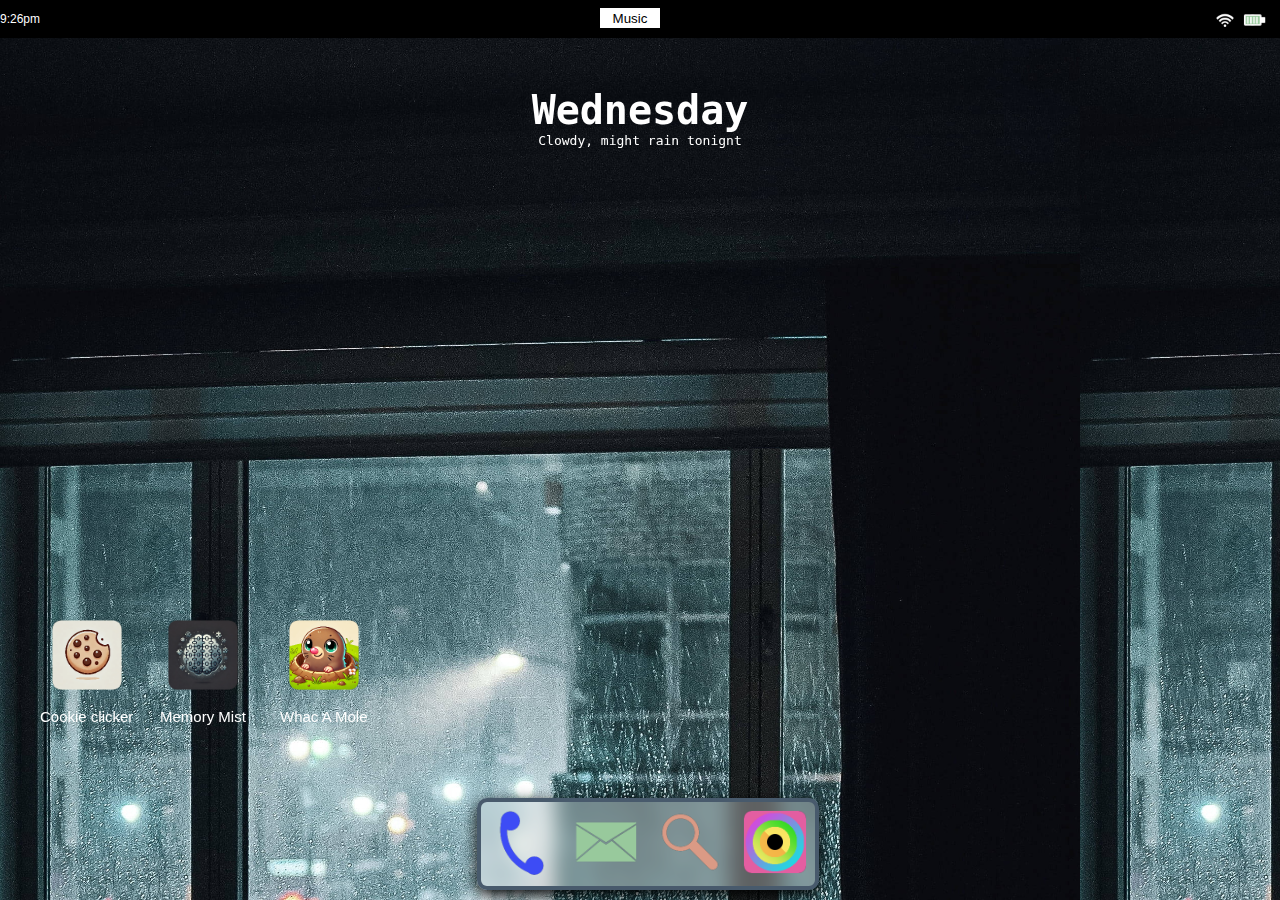
<file: index.html>
<!DOCTYPE HTML>
<html>
<head>
    <meta charset="utf-8" />
    <meta name="viewport" content="width=device-width, initial-scale=1.0" />

    <title></title>
    <link rel="stylesheet" href="styles.css" />
</head>
<body>
    <div class="navbar">
        <div>
    <p>9:26pm</p>
    <span class="navRight"><img class="wifi" src="icons/wifi.png" /></span>
    <span class="navRight"><img class="battery" src="icons/battery.png" /></span>
        </div>
    </div>
<!-- your code goes here -->

<div class="date">
    <h1>Wednesday</h1>
  </div>
<div class="weather">
    <p>Clowdy, might rain tonignt</p>
  </div>
<div class="music-player">
<audio loop id="audio" src="audio/inSlowMotion.mp3"></audio>
        <button id="playPauseBtn" onclick="togglePlayPause()">Music</button>
</div>
<!-- all popups -->

<div id="phonewindow" class="phonePopup">
<div class="phone-content">
    <img class="close" onclick="closebutton()" src="icons/back.png" />
<div class="contacts">
    
<div><p onclick="openMomInfo()" class="contactnames">Mom</p><p class="contacttimes">Today</p></div>
<div><p onclick="openDadInfo()" class="contactnames">Dad</p><p class="contacttimes">Today</p></div>
<div><p onclick="openLilyInfo()" class="contactnames">Lily</p><p class="contacttimes">Today</p></div>
<div><p onclick="openEmmaInfo()" class="contactnames">Emma</p><p class="contacttimes">Today</p></div>
<div><p onclick="openMaxInfo()" class="contactnames">Max</p><p class="contacttimes">Yesterday</p></div>
<div><p onclick="openDoverInfo()" class="contactnames">Mr. Dover</p><p class="contacttimes">Yesterday</p></div>

   <p class="errorbottom">An unexpected error occured</p>
           <!-- contact info here -->  
           <!-- mom -->
    <div id="momInfo" class="contactinfo">
        <div class="popup-content">
    <img class="closecontact" onclick="closeMomInfo()" src="icons/back.png" />
    
<div class="contactPicHolder"><img class="contactpic" src="icons/mom.png" /></div>
  <div class="nameUnderPic">
      Mom
  </div>
  <div class="contactnumber">
      Private Number
  </div>
  <div class="underNumber">
    <p onclick="simIssue()">Call</p>
  </div>
        </div>
    </div>
    
<div id="callerrorid" class="callerror">
    <p>Please insert a SIM card</p>
    <img onclick="closeCallIssue()" src="icons/back.png" />
</div>
             <!-- dad -->
    <div id="dadInfo" class="contactinfo">
        <div class="popup-content">
    <img class="closecontact" onclick="closeDadInfo()" src="icons/back.png" />
    
<div class="contactPicHolder"><img class="contactpic" src="icons/dad.png" /></div>
  <div class="nameUnderPic">
      Dad
  </div>
  <div class="contactnumber">
      Private Number
  </div>
  <div class="underNumber">
    <p onclick="simIssue()">Call</p>
  </div>
        </div>
    </div>
    
<div id="callerrorid" class="callerror">
    <p>Please insert a SIM card</p>
    <img onclick="closeCallIssue()" src="icons/back.png" />
</div>
              <!-- lily -->
    <div id="lilyInfo" class="contactinfo">
        <div class="popup-content">
    <img class="closecontact" onclick="closeLilyInfo()" src="icons/back.png" />
    
<div class="contactPicHolder"><img class="contactpic" src="icons/lily.png" /></div>
  <div class="nameUnderPic">
      Lily
  </div>
  <div class="contactnumber">
      Private Number
  </div>
  <div class="underNumber">
    <p onclick="simIssue()">Call</p>
  </div>
        </div>
    </div>
    
<div id="callerrorid" class="callerror">
    <p>Please insert a SIM card</p>
    <img onclick="closeCallIssue()" src="icons/back.png" />
</div>
              <!-- emma -->
    <div id="emmaInfo" class="contactinfo">
        <div class="popup-content">
    <img class="closecontact" onclick="closeEmmaInfo()" src="icons/back.png" />
    
<div class="contactPicHolder"><img class="contactpic" src="icons/emma.png" /></div>
  <div class="nameUnderPic">
      Emma
  </div>
  <div class="contactnumber">
      Private Number
  </div>
  <div class="underNumber">
    <p onclick="simIssue()">Call</p>
  </div>
        </div>
    </div>
    
<div id="callerrorid" class="callerror">
    <p>Please insert a SIM card</p>
    <img onclick="closeCallIssue()" src="icons/back.png" />
</div>
              <!-- max -->
    <div id="maxInfo" class="contactinfo">
        <div class="popup-content">
    <img class="closecontact" onclick="closeMaxInfo()" src="icons/back.png" />
    
<div class="contactPicHolder"><img class="contactpic" src="icons/max.png" /></div>
  <div class="nameUnderPic">
      Max
  </div>
  <div class="contactnumber">
      Private Number
  </div>
  <div class="underNumber">
    <p onclick="simIssue()">Call</p>
  </div>
        </div>
    </div>
    
<div id="callerrorid" class="callerror">
    <p>Please insert a SIM card</p>
    <img onclick="closeCallIssue()" src="icons/back.png" />
</div>
              <!-- Dover -->
    <div id="doverInfo" class="contactinfo">
        <div class="popup-content">
    <img class="closecontact" onclick="closeDoverInfo()" src="icons/back.png" />
    
<div class="contactPicHolder"><img class="contactpic" src="icons/dover.png" /></div>
  <div class="nameUnderPic">
      Mr. Dover
  </div>
  <div class="contactnumber">
      Private Number
  </div>
  <div class="underNumber">
    <p onclick="simIssue()">Call</p>
  </div>
        </div>
    </div>
    
<div id="callerrorid" class="callerror">
    <p>Please insert a SIM card</p>
    <img onclick="closeCallIssue()" src="icons/back.png" />
</div>


  </div>
  </div>
  </div>
<!-- call contacts end -->
<!-- message -->
<div id="messageApp" class="message">
    <div class="message-content">
       Deleted 14 Conversations
       <div class="addConvo">
    <img onclick="openErrorMessage()" src="icons/addConvo.png" />
       </div>
  <div class="exitMessage">
    <img onclick="backMessage()" src="icons/back.png" />
  </div>
      <div id="messageerrorid" class="messageerror">
      <p>Please insert a SIM card</p>
    <img onclick="closeErrorMessage()" src="icons/back.png" />
      </div>
    </div>
</div>
<!-- search -->
<div id="browser" class="blurry-div">
    <div class="search-content">
    <div>
<img onclick="closeBrowser()" class="blurback" src="icons/blackback.png" />
    </div><br />
    <div class="browserName">
<p style="color: #4580F4;">G</p>
<p style="color: #E02F35;">o</p>
<p style="color: #FBC500;">o</p>
<p style="color: #4580F4;">g</p>
<p style="color: #35BD4F;">o</p>
<p style="color: #E02F35;">l</p>
    </div>
    
<div class="searchBar">
    <input type="text" id="inputField" placeholder="Type something..." onkeydown="handleKeyPress(event)">
</div>
    </div>
</div>
      <!-- goofy ahh social media app -->
<div id="pageSocialApp" class="socialAppPage">
    <div class="socialApp">
<img class="backSocial" onclick="closeSocialApp()" src="icons/back2.png" />
<img class="logoSocial" src="icons/social.png" alt="" />


<div class="logoName">
  <ul>
      <li>S</li>
      <li>o</li>
      <li>c</li>
      <li>i</li>
      <li>a</li>
      <li>l</li>
      <li>i</li>
      <li>z</li>
      <li>e</li>
  </ul>
</div>



    </div>
<div class="socialAppContent">
    
<div class="firstPost">
    <div class="firstAccount">
        <img class="pfp1" src="pfp/pfp1.png" />
        Akuma
    </div>
    <div class="PostContent">
        <img class="pic1" src="posts/post1.png" />
    </div>
    How do I look?
    <div class="likeCommentShare">
        
    <p onclick="socialError()">Like</p>
    <p onclick="socialError()">Comment</p>
    <p onclick="socialError()">Share</p>
    
    </div>
    <div id="showSocialError" class="socialErrorStyle">
        <img onclick="hideSocialError()" src="icons/back.png" />
        <p>Please create an account</p>
    </div>
</div>
    <!-- second post -->
<div class="firstPost">
    <div class="firstAccount">
        <img class="pfp1" src="pfp/pfp2.png" />
        Arthur
    </div>
    <div class="PostContent">
        <img class="pic2" src="posts/post2.png" />
    </div>
    when I stop trying to look cute
    <div class="likeCommentShare">
        
    <p onclick="socialError()" class="like">Like</p>
    <p onclick="socialError()">Comment</p>
    <p onclick="socialError()" class="share">Share</p>
    
    </div>
    <div id="showSocialError" class="socialErrorStyle">
        <img onclick="hideSocialError()" src="icons/back.png" />
        <p>Please create an account</p>
    </div>
</div>
    <!-- third post -->
<div class="firstPost">
    <div class="firstAccount">
        <img class="pfp1" src="pfp/pfp3.png" />
        Dazai
    </div>
    <div class="PostContent">
        <img class="pic3" src="posts/post3.png" />
    </div>
    Me and my old friend
    <div class="likeCommentShare">
        
    <p onclick="socialError()" class="like">Like</p>
    <p onclick="socialError()">Comment</p>
    <p onclick="socialError()" class="share">Share</p>
    
    </div>
    <div id="showSocialError" class="socialErrorStyle">
        <img onclick="hideSocialError()" src="icons/back.png" />
        <p>Please create an account</p>
    </div>
</div>
    <!-- more posts here -->
    
    
    <!-- end posts here -->
    <p class="socialErrorBottom">Failed to load more posts</p>
</div>
</div>

<!-- extra apps --> <!-- cookie app -->
<div class="cookie">
    <img onclick="runCookie()" src="MiniGames/cookie/icons/appicon.png"/> <br />
    <p>Cookie clicker</p>
</div>
<div id="cookieGame" class="cookieStyle">
        <div class="gameControlsBottom">
<nav>
        <a class="CookieStart" href="#" onclick="changeContentCookie('MiniGames/cookie/index.html')">Start/Restart</a>
    <a href="#" onclick="closeCookie()">Go Back</a>
</nav>
        </div>
<div class="cookie-middle">
    <div id="cookie-game">
        <iframe id="cookie-frame" width="100%" height="100%" frameborder="0"></iframe>
   </div>
</div>
   </div>
                <!-- mist app -->
<div class="mistapp">
    <img onclick="runMist()" src="MiniGames/mist/logo/applogo.png"/> <br />
    <p>Memory Mist</p>
</div>
<div id="mistGame" class="mistStyle">
        <div class="gameControlsBottom">
<nav>
        <a class="mistStart" href="#" onclick="changeContentMist('MiniGames/mist/index.html')">Start/Restart</a>
    <a href="#" onclick="closeMist()">Go Back</a>
</nav>
        </div>
<div class="mist-middle">
    <div id="mist-game">
        <iframe id="mist-frame" width="100%" height="100%" frameborder="0"></iframe>
   </div>
</div>
   </div>
              <!-- whac-a-mole -->
<div class="moleapp">
    <img onclick="runMole()" src="MiniGames/mole/logo/appicon.png"/> <br />
    <p>Whac A Mole</p>
</div>
<div id="moleGame" class="moleStyle">
        <div class="gameControlsBottom">
<nav>
        <a class="moleStart" href="#" onclick="changeContentMole('MiniGames/mole/index.html')">Start/Restart</a>
    <a href="#" onclick="closeMole()">Go Back</a>
</nav>
        </div>
<div class="mole-middle">
    <div id="mole-game">
        <iframe id="mole-frame" width="100%" height="100%" frameborder="0"></iframe>
   </div>
</div>
   </div>
<!-- all ends here -->
<div class="dock">
  <div class="mid">
      <nav class="docnav">
    <img onclick="phonebutton()" class="docpic" src="icons/phone.png"/>
    <img onclick="messagebutton()" class="docpic" src="icons/message.png"/>
    <img onclick="openBrowser()" class="docpic" src="icons/internet.png"/>
    <img onclick="openSocialApp()" class="docpic" src="icons/social.png"/>
      </nav>
  </div>
</div>
<script src="script.js" type="text/javascript" charset="utf-8"></script>
</body>
</html>
</file>
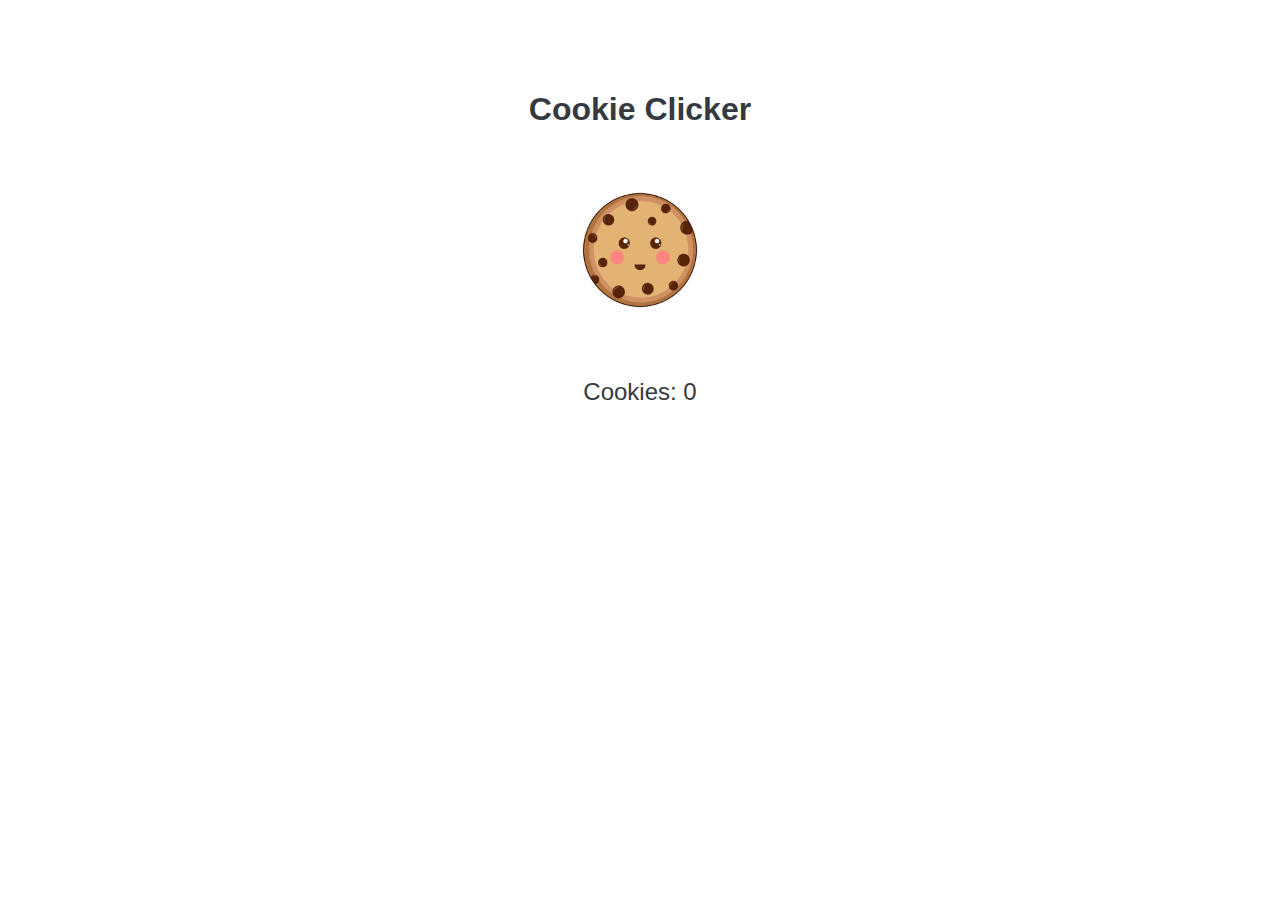
<file: MiniGames/cookie/index.html>
<!DOCTYPE html>
<html lang="en">
<head>
    <meta charset="UTF-8">
    <meta name="viewport" content="width=device-width, initial-scale=1.0">
    <title>Cookie Clicker Game</title>
    <link rel="stylesheet" href="styles.css">
</head>
<body>
    <div class="container">
        <h1>Cookie Clicker</h1>
        <div id="cookie-container">
            <img id="cookie" src="icons/cookie.png" alt="Cookie">
        </div>
        <p>Cookies: <span id="cookie-count">0</span></p>
    </div>
    <script src="script.js"></script>
</body>
</html>
</file>
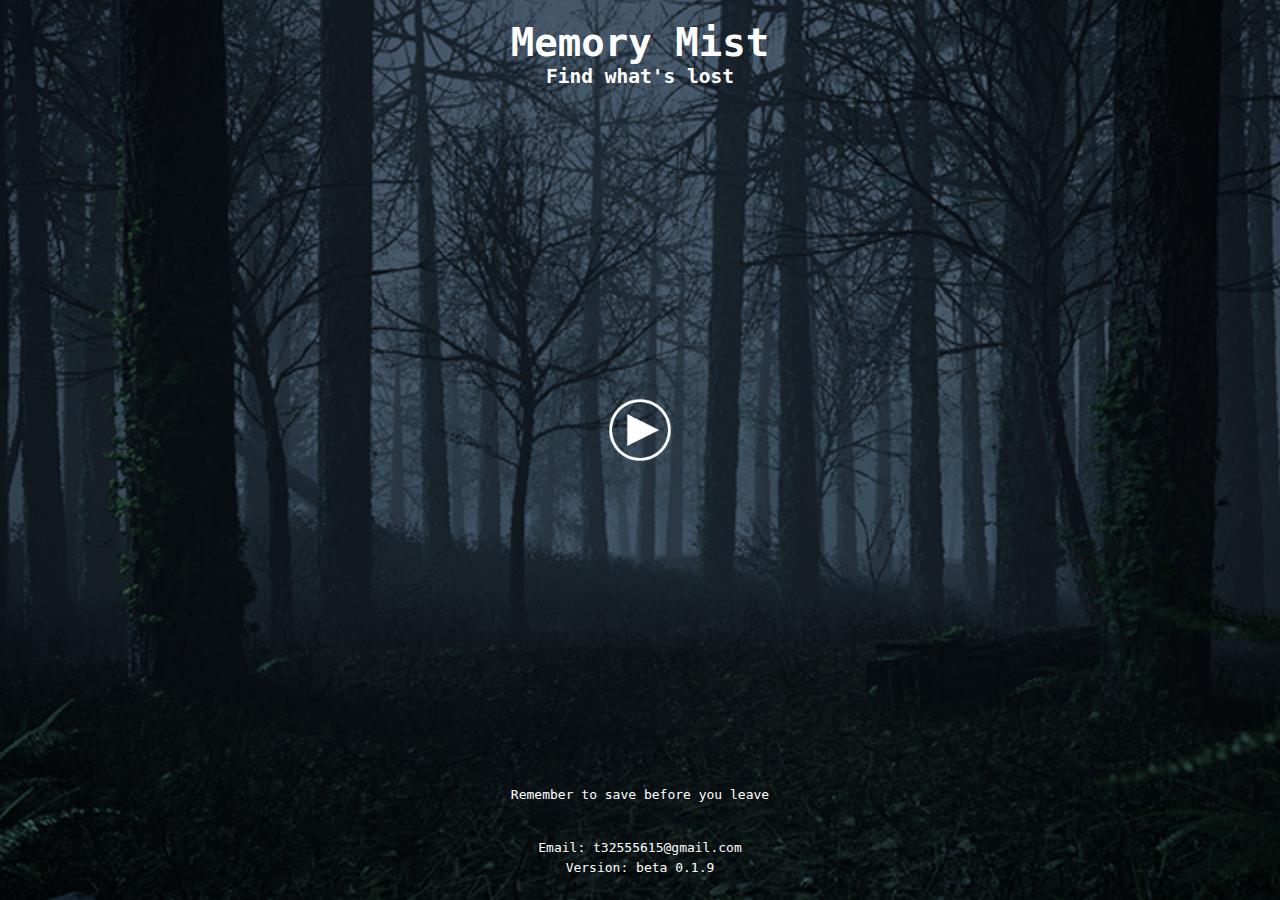
<file: MiniGames/mist/index.html>
<!DOCTYPE html>
<html lang="en">
<head>
<meta charset="UTF-8">
<meta name="viewport" content="width=device-width, initial-scale=1.0">
<title>Main Menu</title>
<style>
  body {
    font-family: monospace;
    text-align: center;
    background-image: url('forest.png');
    background-size: cover;
    background-position: center;
    margin: 0;
    display: flex;
    flex-direction: column;
    justify-content: space-between;
    height: 100vh;
    color: white;
  }
  .header {
    margin-top: 20px;
  }
  .header h1 {
    margin: 0;
    font-size: 3em;
  }
  .header h2 {
    margin: 0;
    font-size: 1.5em;
  }
  .menu {
    display: flex;
    justify-content: center;
    align-items: center;
    flex-grow: 1;
  }
  .start-button {
    cursor: pointer;
  }
  .footer {
    padding: 20px;
  }
  .footer p {
    margin: 5px 0;
  }
  .mid p{
      font-size: 20px;
  }
  
  button {
      width: 300px;
  }

div a img {
    height: 70px;
    width: 70px;
}
</style>
</head>
<body>
  <div class="header">
    <h1>Memory Mist</h1>
    <h2>Find what's lost</h2>
  </div>
  <div class="menu">
        <a href="a.html"><img src="start.png" alt="Start" class="start-button" id="startButton"></a>
  </div>
      <p>Remember to save before you leave</p>

  <div class="footer">
    <p>Email: t32555615@gmail.com</p>
    <p>Version: beta 0.1.9</p>
  </div>
</body>
</html>
</file>
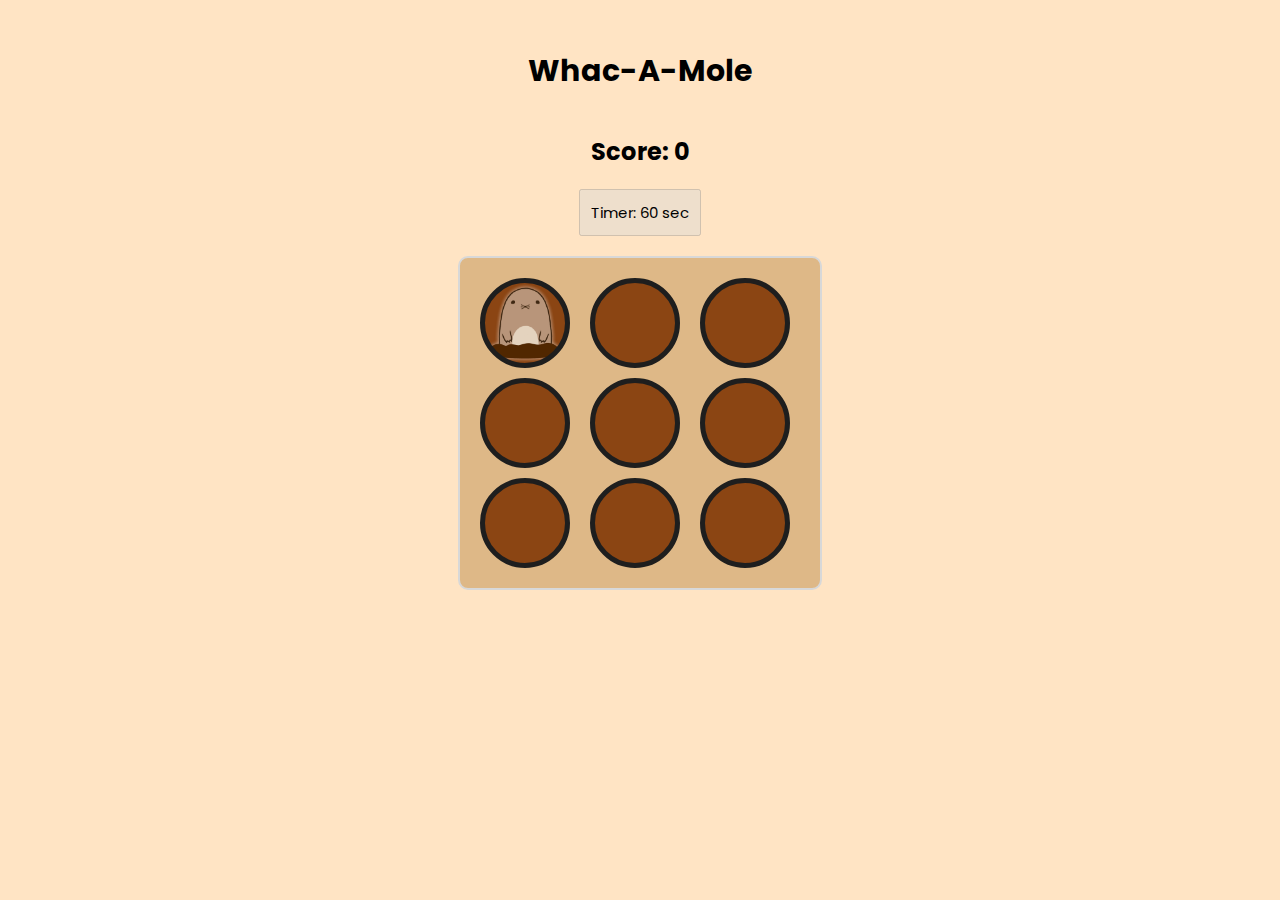
<file: MiniGames/mole/index.html>
<!DOCTYPE html>
<html lang="en">
<head>
    <meta charset="UTF-8">
    <meta name="viewport" content="width=device-width, initial-scale=1.0">
    <title>Whac-A-Mole</title>

    <link rel="stylesheet" href="./style.css">
</head>
<body>
    
    <div class="main">
        
        <div class="title">
            <h1>Whac-A-Mole</h1>
            <h2 id="score">Score: 0</h2>
            <button id="timer" disabled>Timer: 60 sec</button>
        </div>
            <div class="blocks">
            <div class="block" id="block-1"></div>
            <div class="block" id="block-2"></div>
            <div class="block" id="block-3"></div>
            <div class="block" id="block-4"></div>
            <div class="block" id="block-5"></div>
            <div class="block" id="block-6"></div>
            <div class="block" id="block-7"></div>
            <div class="block" id="block-8"></div>
            <div class="block" id="block-9"></div>
    </div>
    </div>

    <script src="./script.js"></script>
</body>
</html>
</file>
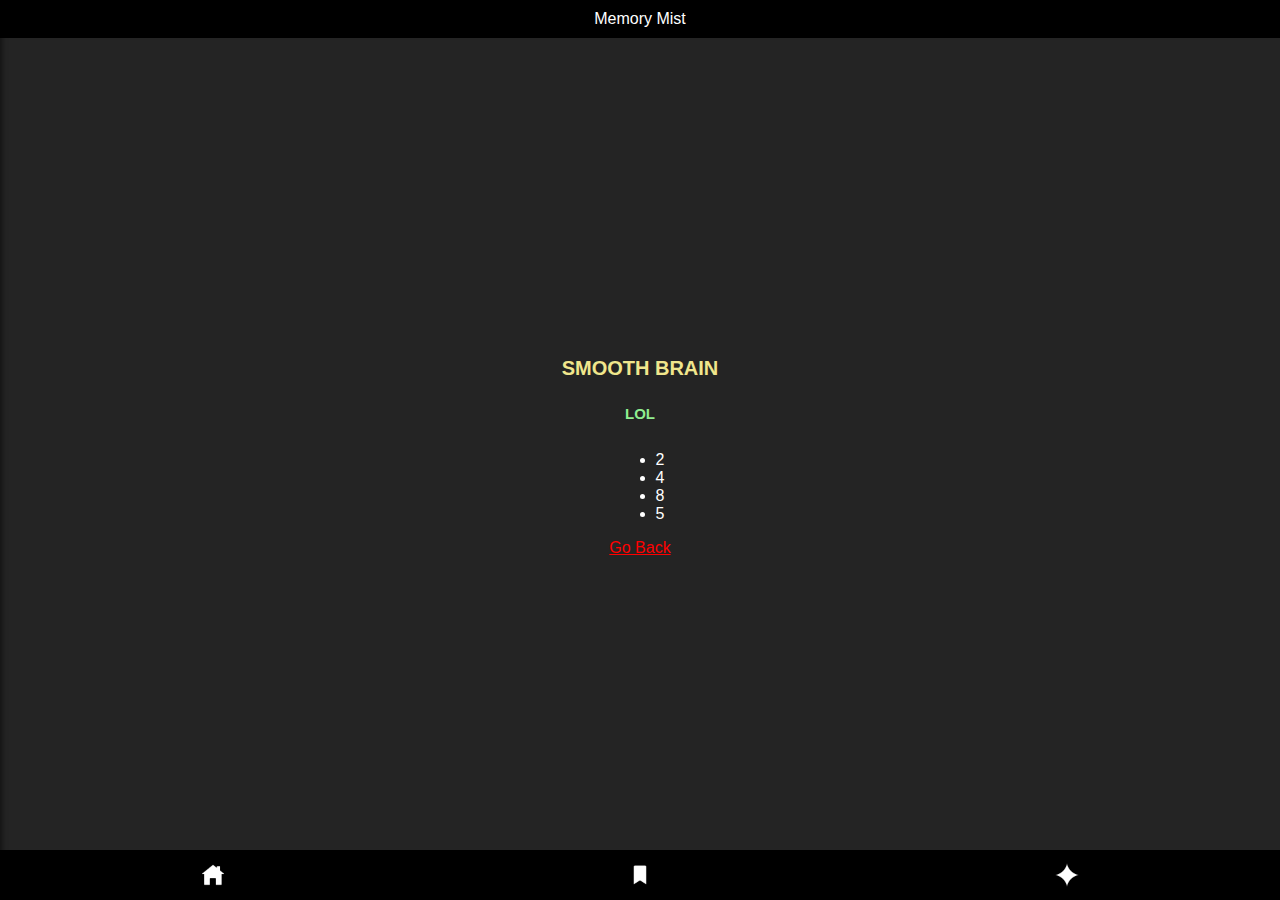
<file: MiniGames/mist/answer.html>
<!DOCTYPE html>
<html lang="en">
<head>
    <meta charset="UTF-8">
    <meta name="viewport" content="width=device-width, initial-scale=1.0">
    <title>Memory Mist</title>
    <link rel="stylesheet" href="styles.css">
</head>
<body>
    <div class="navbar top">
        <span>Memory Mist</span>
    </div>

        <!-- Your content goes here -->
       <h1 style="color: khaki">SMOOTH BRAIN</h1>
       <h2 style="color: lightgreen">LOL</h2>
    <ul>
        <li>2</li>
        <li>4</li>
        <li>8</li>
        <li>5</li>
    </ul>
    <a href="Intro.html" style="color: red">Go Back</a>
    <!-- ends here -->
</div>
    <div class="navbar bottom">
        <img src="home-icon.png" alt="Home" onclick="location.href='index.html'">
        <img src="save-icon.png" alt="Save" onclick="copyLinkToClipboard()">

        <img src="hint-icon.png" alt="hint" onclick="hintAlert()"/>
    </div>

    <div id="overlay" class="overlay">
        <button class="close-button" onclick="toggleOverlay()">
            <img src="close-icon.png" alt="Close">
        </button>
        <ul>
            <li><a href="Intro.html">Human Verification puzzle</a></li>
            <li><a href="start.html">4 different paths</a></li>
            <li><a href="about.html">About us</a></li>
        </ul>
    </div>

    <script src="script.js"></script>
</script>
</body>
</html>
</file>
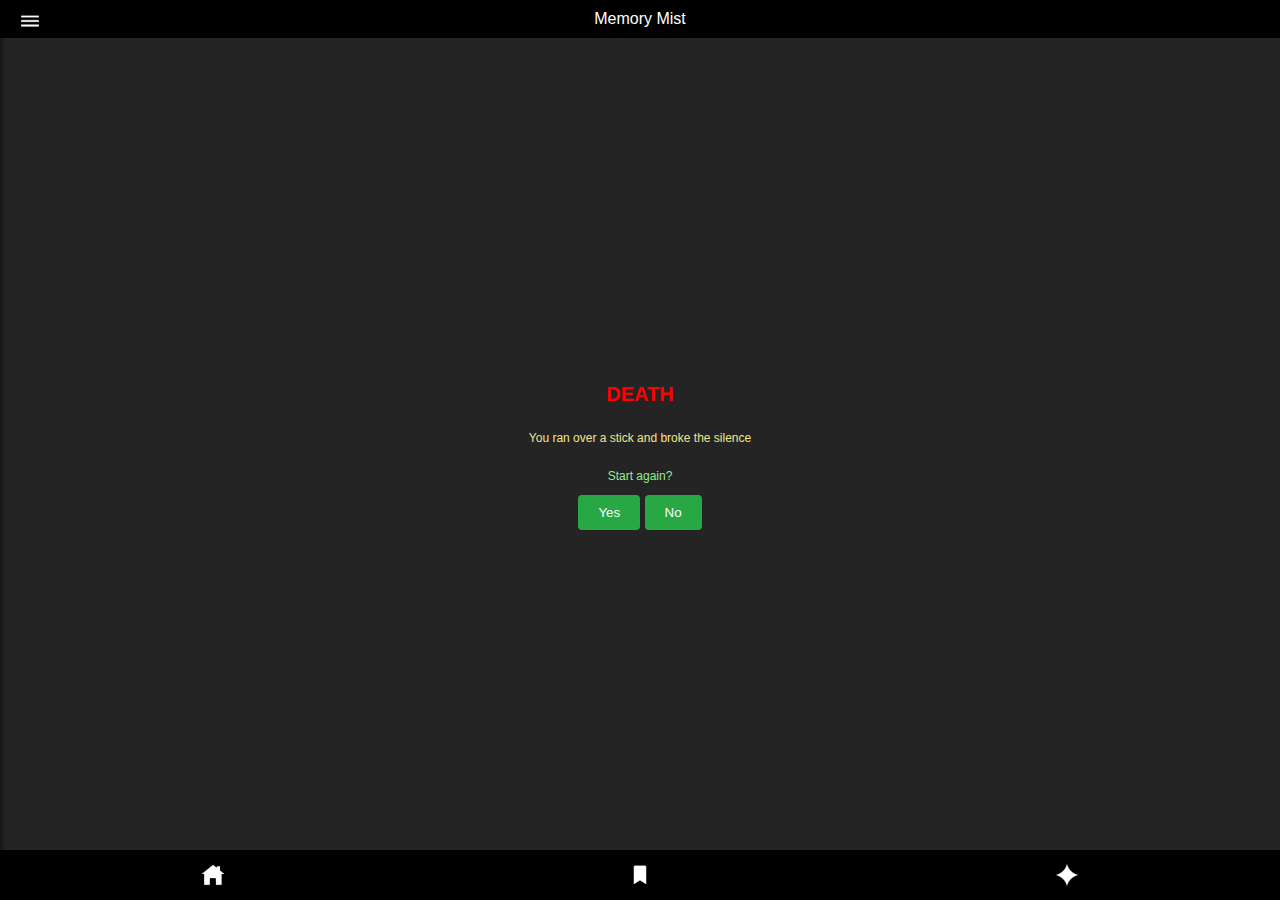
<file: MiniGames/mist/break1.html>
<!DOCTYPE html>
<html lang="en">
<head>
    <meta charset="UTF-8">
    <meta name="viewport" content="width=device-width, initial-scale=1.0">
    <title>Memory Mist</title>
    <link rel="stylesheet" href="styles.css">
</head>
<body>
    <div class="navbar top">
        <span>Memory Mist</span>
    </div>

    <button class="top-left-button" onclick="toggleOverlay()">
        <img src="open-overlay-icon.png" alt="Open Overlay">
    </button>

        <!-- Your content goes here -->
    <h1 style="color: red">DEATH</h1>
    <p style="color: khaki">You ran over a stick and broke the silence</p>
    <p style="color: lightgreen">Start again?</p>
    <nav>
    <a href="silence.html" style="margin-right: 20"><button type="submit">Yes</button></a>
    <a href="start.html"><button type="submit">No</button></a>
    </nav>
    <!-- ends here -->
</div>
    <div class="navbar bottom">
        <img src="home-icon.png" alt="Home" onclick="location.href='index.html'">
        <img src="save-icon.png" alt="Save" onclick="copyLinkToClipboard()">

        <img src="hint-icon.png" alt="hint" onclick="hintAlert()"/>
    </div>

    <div id="overlay" class="overlay">
        <button class="close-button" onclick="toggleOverlay()">
            <img src="close-icon.png" alt="Close">
        </button>
        <ul>
            <li><a href="Intro.html">Human Verification puzzle</a></li>
            <li><a href="start.html">4 different paths</a></li>
            <li><a href="about.html">About us</a></li>
        </ul>
    </div>

    <script src="script.js"></script>
</body>
</html>
</file>
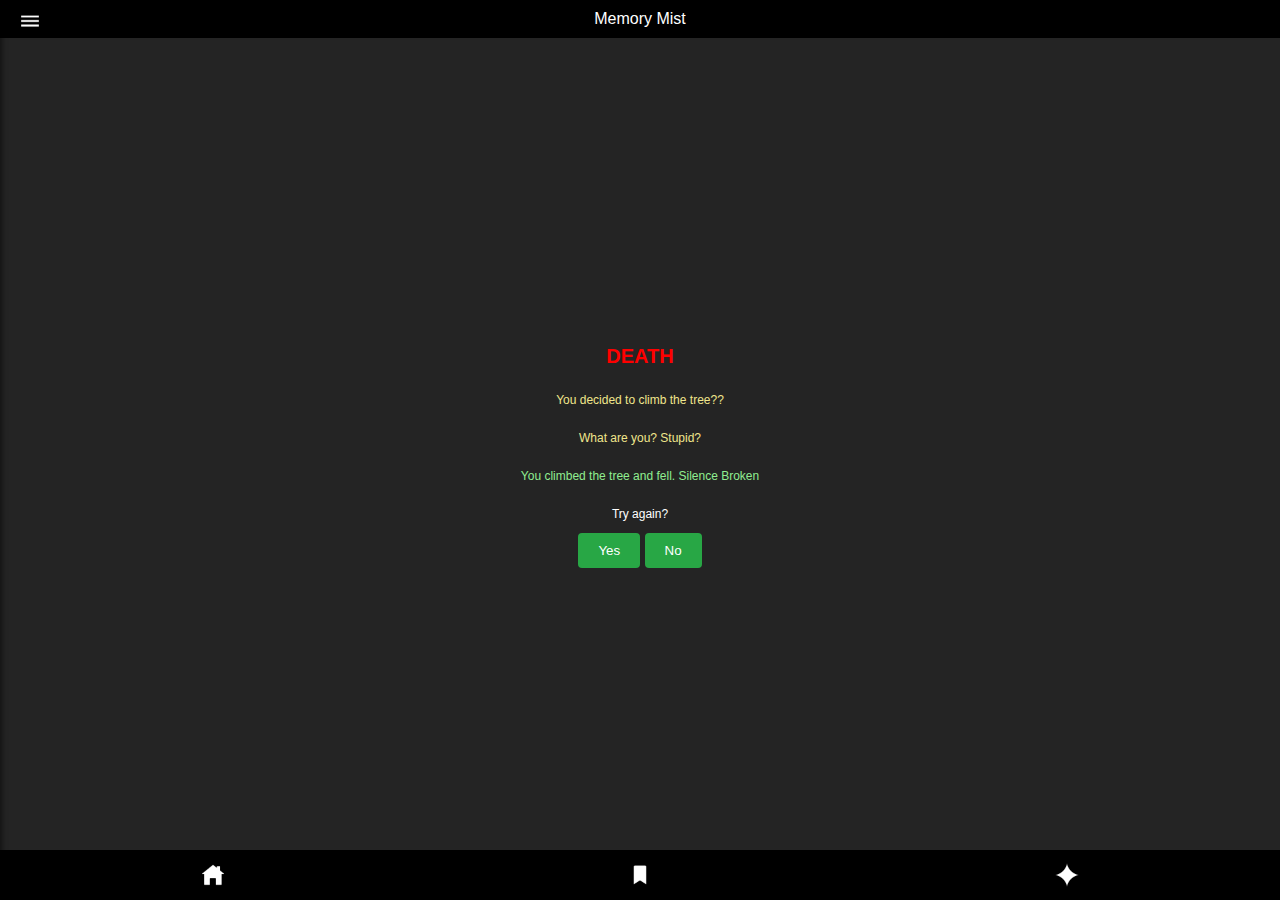
<file: MiniGames/mist/break2.html>
<!DOCTYPE html>
<html lang="en">
<head>
    <meta charset="UTF-8">
    <meta name="viewport" content="width=device-width, initial-scale=1.0">
    <title>Memory Mist</title>
    <link rel="stylesheet" href="styles.css">
</head>
<body>
    <div class="navbar top">
        <span>Memory Mist</span>
    </div>

    <button class="top-left-button" onclick="toggleOverlay()">
        <img src="open-overlay-icon.png" alt="Open Overlay">
    </button>

        <!-- Your content goes here -->
    <h1 style="color: red">DEATH</h1>
    <p style="color: khaki">You decided to climb the tree??</p>
    <p style="color: khaki">What are you? Stupid?</p>
    <p style="color: lightgreen">You climbed the tree and fell. Silence Broken</p>
    <p>Try again?</p>
    <nav>
    <a href="silence.html" style="margin-right: 20"><button type="submit">Yes</button></a>
    <a href="start.html"><button type="submit">No</button></a>
    </nav>
    <!-- ends here -->
</div>
    <div class="navbar bottom">
        <img src="home-icon.png" alt="Home" onclick="location.href='index.html'">
        <img src="save-icon.png" alt="Save" onclick="copyLinkToClipboard()">

        <img src="hint-icon.png" alt="hint" onclick="hintAlert()"/>
    </div>

    <div id="overlay" class="overlay">
        <button class="close-button" onclick="toggleOverlay()">
            <img src="close-icon.png" alt="Close">
        </button>
        <ul>
            <li><a href="Intro.html">Human Verification puzzle</a></li>
            <li><a href="start.html">4 different paths</a></li>
            <li><a href="about.html">About us</a></li>
        </ul>
    </div>

    <script src="script.js"></script>
</body>
</html>
</file>
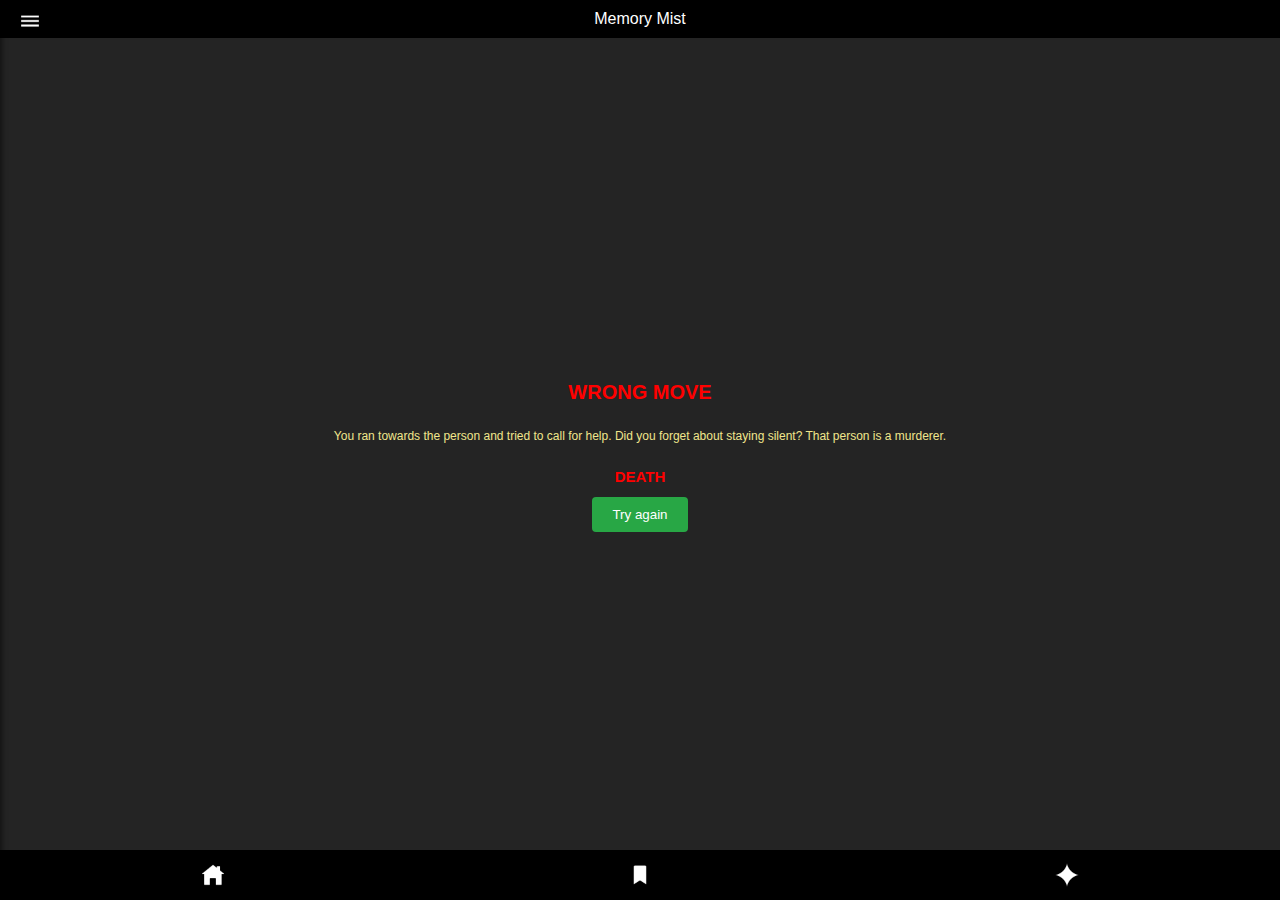
<file: MiniGames/mist/call.html>
<!DOCTYPE html>
<html lang="en">
<head>
    <meta charset="UTF-8">
    <meta name="viewport" content="width=device-width, initial-scale=1.0">
    <title>Memory Mist</title>
    <link rel="stylesheet" href="styles.css">
</head>
<body>
    <div class="navbar top">
        <span>Memory Mist</span>
    </div>

    <button class="top-left-button" onclick="toggleOverlay()">
        <img src="open-overlay-icon.png" alt="Open Overlay">
    </button>

        <!-- Your content goes here -->
    <h1 style="color: red">WRONG MOVE</h1>
    <p style="color: khaki">You ran towards the person and tried to call for help. Did you forget about staying silent? That person is a murderer.</p>
    <h2 style="color: red">DEATH</h2>
    <a href="silence.html"><button type="submit">Try again</button></a>
   <!-- ends here -->
</div>
    <div class="navbar bottom">
        <img src="home-icon.png" alt="Home" onclick="location.href='index.html'">
        <img src="save-icon.png" alt="Save" onclick="copyLinkToClipboard()">
        <img src="hint-icon.png" alt="hint" onclick="hintAlert()"/>
    </div>

    <div id="overlay" class="overlay">
        <button class="close-button" onclick="toggleOverlay()">
            <img src="close-icon.png" alt="Close">
        </button>
        <ul>
            <li><a href="Intro.html">Human Verification puzzle</a></li>
            <li><a href="start.html">4 different paths</a></li>
            <li><a href="about.html">About us</a></li>
        </ul>
    </div>

    <script src="script.js"></script>
</body>
</html>
</file>
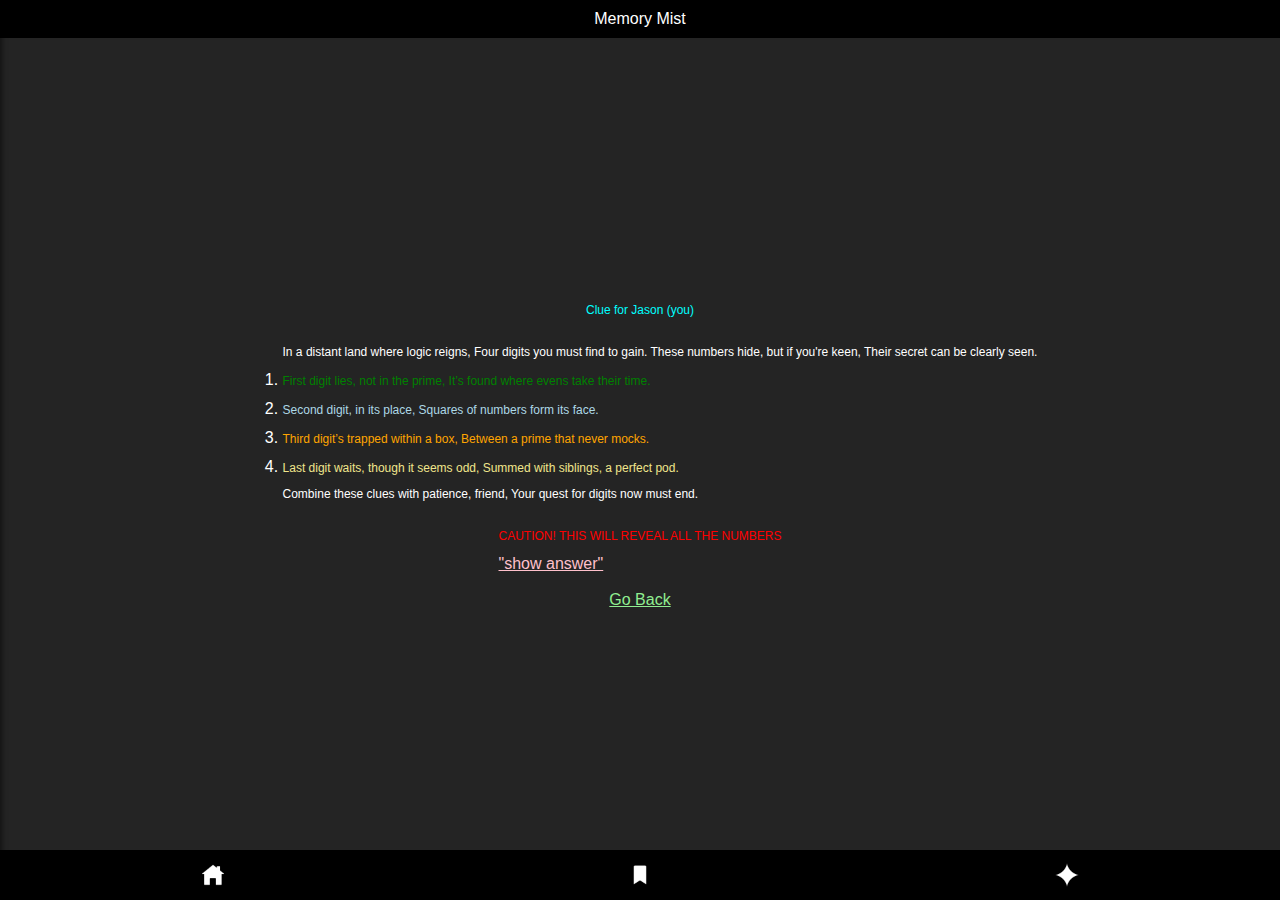
<file: MiniGames/mist/clue.html>
<!DOCTYPE html>
<html lang="en">
<head>
    <meta charset="UTF-8">
    <meta name="viewport" content="width=device-width, initial-scale=1.0">
    <title>Memory Mist</title>
    <link rel="stylesheet" href="styles.css">
</head>
<body>
    <div class="navbar top">
        <span>Memory Mist</span>
    </div>


        <!-- code -->
        <p style="color: cyan;">Clue for Jason (you)</p>
    <div>
    <ol>
    <p style="color: white">In a distant land where logic reigns,
Four digits you must find to gain.
These numbers hide, but if you're keen,
Their secret can be clearly seen. </p>

<li><p style="color: green">First digit lies, not in the prime,
It’s found where evens take their time. </p></li>

<li><p style="color: lightblue">Second digit, in its place,
Squares of numbers form its face. </p></li>

<li><p style="color: orange">Third digit’s trapped within a box,
Between a prime that never mocks. </p></li>

<li><p style="color: khaki">Last digit waits, though it seems odd,
Summed with siblings, a perfect pod. </p></li>

<p style="color: white">Combine these clues with patience, friend,
Your quest for digits now must end. </p>

    </ol>
</div>
<div>
    <p style="color: red;">CAUTION! THIS WILL REVEAL ALL THE NUMBERS</p>
        <a href="answer.html" style="color: pink">"show answer"</a>
        <br />
        <br />
</div>
        <a href="Intro.html" style="color: lightgreen;">Go Back</a>
    <!-- code -->
    <div class="navbar bottom">
        <img src="home-icon.png" alt="Home" onclick="location.href='index.html'">
        <img src="save-icon.png" alt="Save" onclick="copyLinkToClipboard()">
        <img src="hint-icon.png" alt="hint" onclick="hintAlert()"/>
    </div>

    <div id="overlay" class="overlay">
        <button class="close-button" onclick="toggleOverlay()">
            <img src="close-icon.png" alt="Close">
        </button>
        <ul>
            <li><a href="Intro.html">Human Verification puzzle</a></li>
            <li><a href="start.html">4 different paths</a></li>
            <li><a href="about.html">About us</a></li>
        </ul>
    </div>

    <script src="script.js"></script>
</body>
</html>
</file>
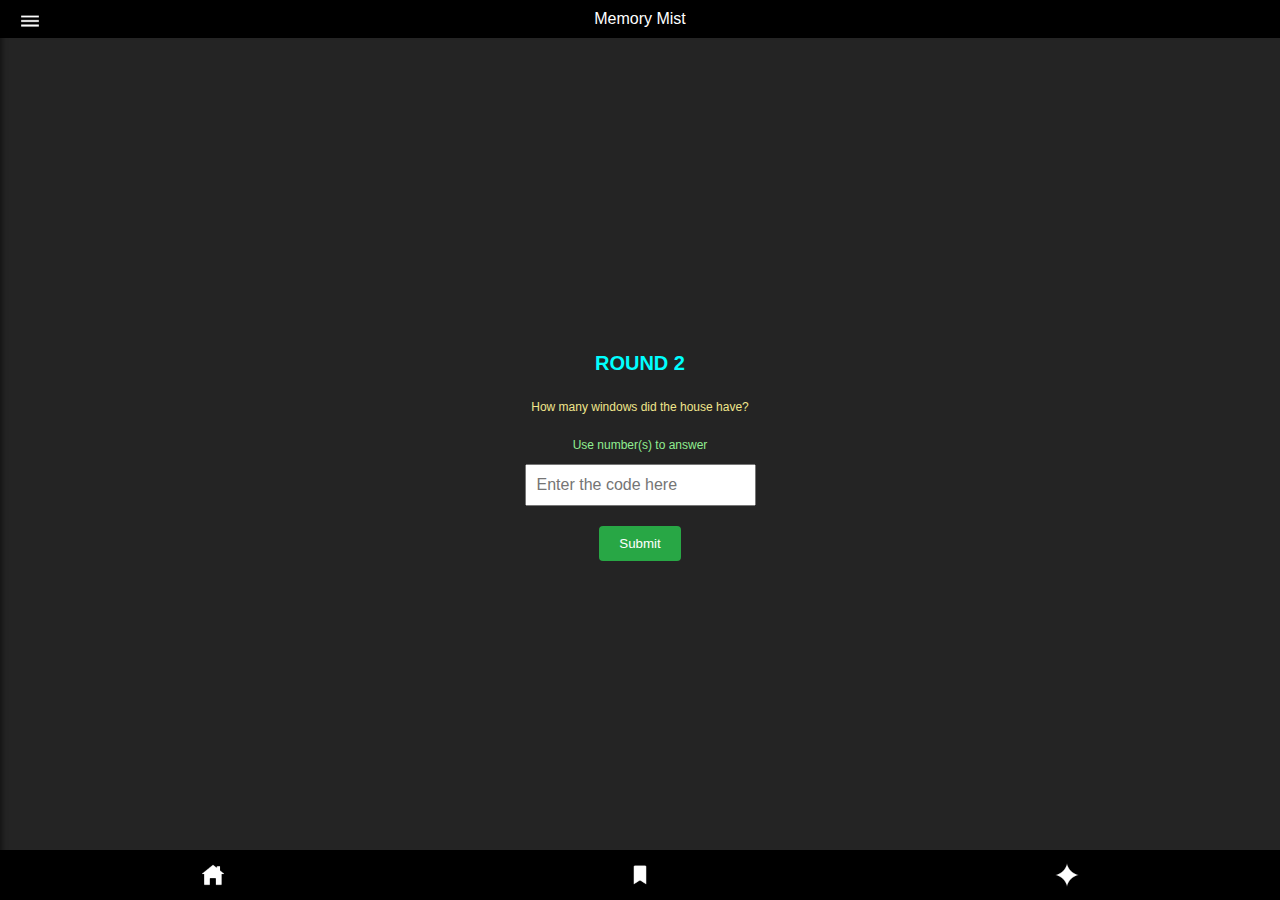
<file: MiniGames/mist/correct1.html>
<!DOCTYPE html>
<html lang="en">
<head>
    <meta charset="UTF-8">
    <meta name="viewport" content="width=device-width, initial-scale=1.0">
    <title>Memory Mist</title>
    <link rel="stylesheet" href="styles.css">
</head>
<body>
    <div class="navbar top">
        <span>Memory Mist</span>
    </div>

    <button class="top-left-button" onclick="toggleOverlay()">
        <img src="open-overlay-icon.png" alt="Open Overlay">
    </button>
        <!-- Your content goes here -->
    <script>
        function verifyCode() {
            const correctCode = "0";
            const inputCode = document.getElementById("codeInput").value;

            if (inputCode === correctCode) {
                window.location.href = "correct3.html";
            } else {
                window.location.href = "wrong.html";
            }
        }
function hintMemory() {
    alert("Pick the silence path and try to get near the house")
}
    </script>
<body>
    <h1 style="color: cyan;">ROUND 2</h1>
    <p style="color: khaki; font-size: 18">How many windows did the house have?</p>
    <p style="font-size: 10; color: lightgreen;">Use number(s) to answer</p>
    <input type="text" id="codeInput" placeholder="Enter the code here">
    <button onclick="verifyCode()">Submit</button>
    <!-- ends here -->
</div>
    <div class="navbar bottom">
        <img src="home-icon.png" alt="Home" onclick="location.href='index.html'">
        <img src="save-icon.png" alt="Save" onclick="copyLinkToClipboard()">
        <img src="hint-icon.png" alt="hint" onclick="hintMemory()"/>
    </div>
</script>
    <div id="overlay" class="overlay">
        <button class="close-button" onclick="toggleOverlay()">
            <img src="close-icon.png" alt="Close">
        </button>
        <ul>
            <li><a href="Intro.html">Human Verification puzzle</a></li>
            <li><a href="start.html">4 different paths</a></li>
            <li><a href="about.html">About us</a></li>
        </ul>
    </div>

    <script src="script.js"></script>
</body>
</html>
</file>
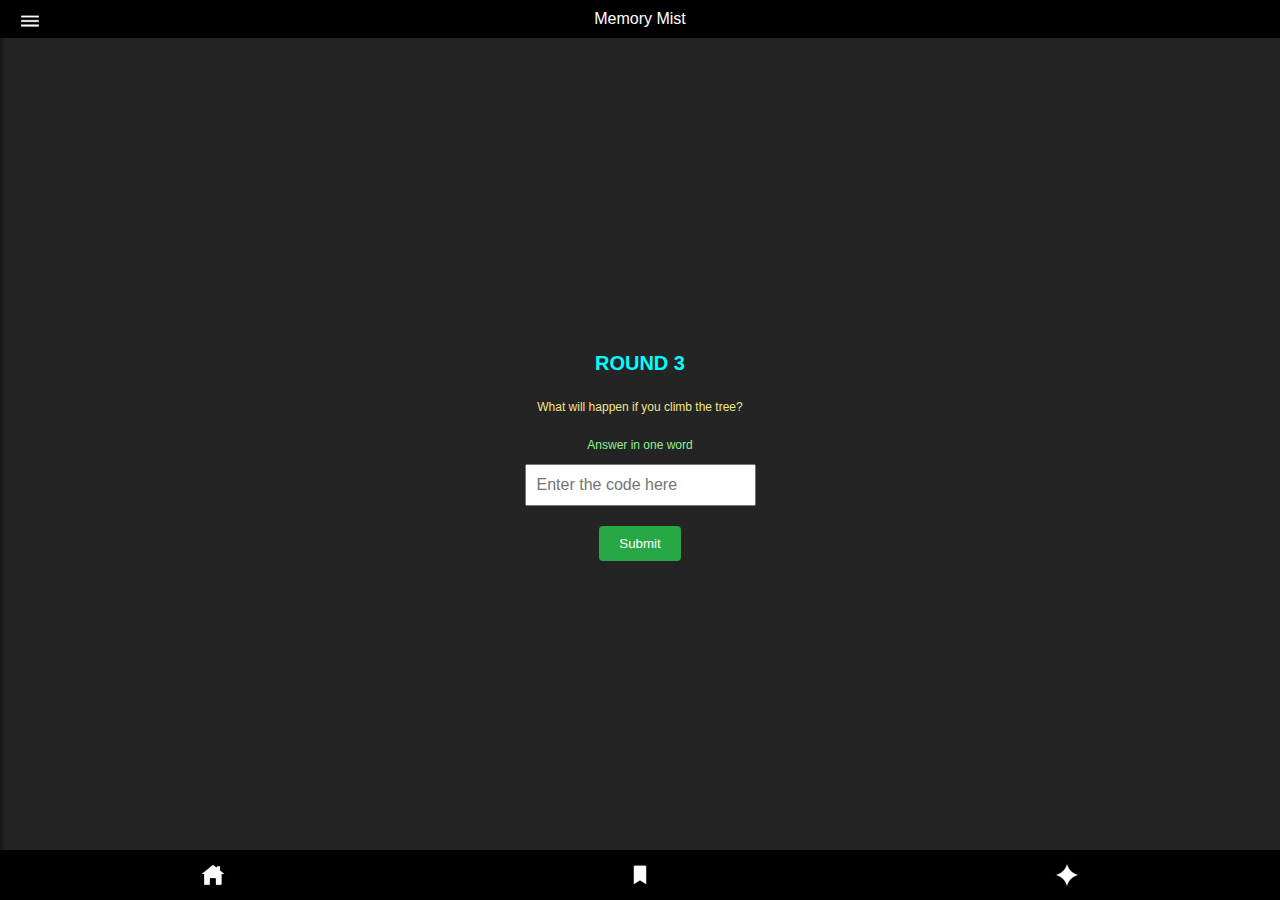
<file: MiniGames/mist/correct3.html>
<!DOCTYPE html>
<html lang="en">
<head>
    <meta charset="UTF-8">
    <meta name="viewport" content="width=device-width, initial-scale=1.0">
    <title>Memory Mist</title>
    <link rel="stylesheet" href="styles.css">
</head>
<body>
    <div class="navbar top">
        <span>Memory Mist</span>
    </div>

    <button class="top-left-button" onclick="toggleOverlay()">
        <img src="open-overlay-icon.png" alt="Open Overlay">
    </button>
        <!-- Your content goes here -->
    <script>
        function verifyCode() {
            const correctCode = "Fall";
            const inputCode = document.getElementById("codeInput").value;

            if (inputCode === correctCode) {
                window.location.href = "correct6.html";
            } else {
                window.location.href = "wrong.html";
            }
        }
function hintMemory() {
    alert("Pick the silence path and try to climb the tree")
}
    </script>
<body>
    <h1 style="color: cyan;">ROUND 3</h1>
    <p style="color: khaki; font-size: 18">What will happen if you climb the tree?</p>
    <p style="font-size: 10; color: lightgreen;">Answer in one word</p>
    <input type="text" id="codeInput" placeholder="Enter the code here">
    <button onclick="verifyCode()">Submit</button>
    <!-- ends here -->
</div>
    <div class="navbar bottom">
        <img src="home-icon.png" alt="Home" onclick="location.href='index.html'">
        <img src="save-icon.png" alt="Save" onclick="copyLinkToClipboard()">
        <img src="hint-icon.png" alt="hint" onclick="hintMemory()"/>
    </div>
</script>
    <div id="overlay" class="overlay">
        <button class="close-button" onclick="toggleOverlay()">
            <img src="close-icon.png" alt="Close">
        </button>
        <ul>
            <li><a href="Intro.html">Human Verification puzzle</a></li>
            <li><a href="start.html">4 different paths</a></li>
            <li><a href="about.html">About us</a></li>
        </ul>
    </div>

    <script src="script.js"></script>
</body>
</html>
</file>
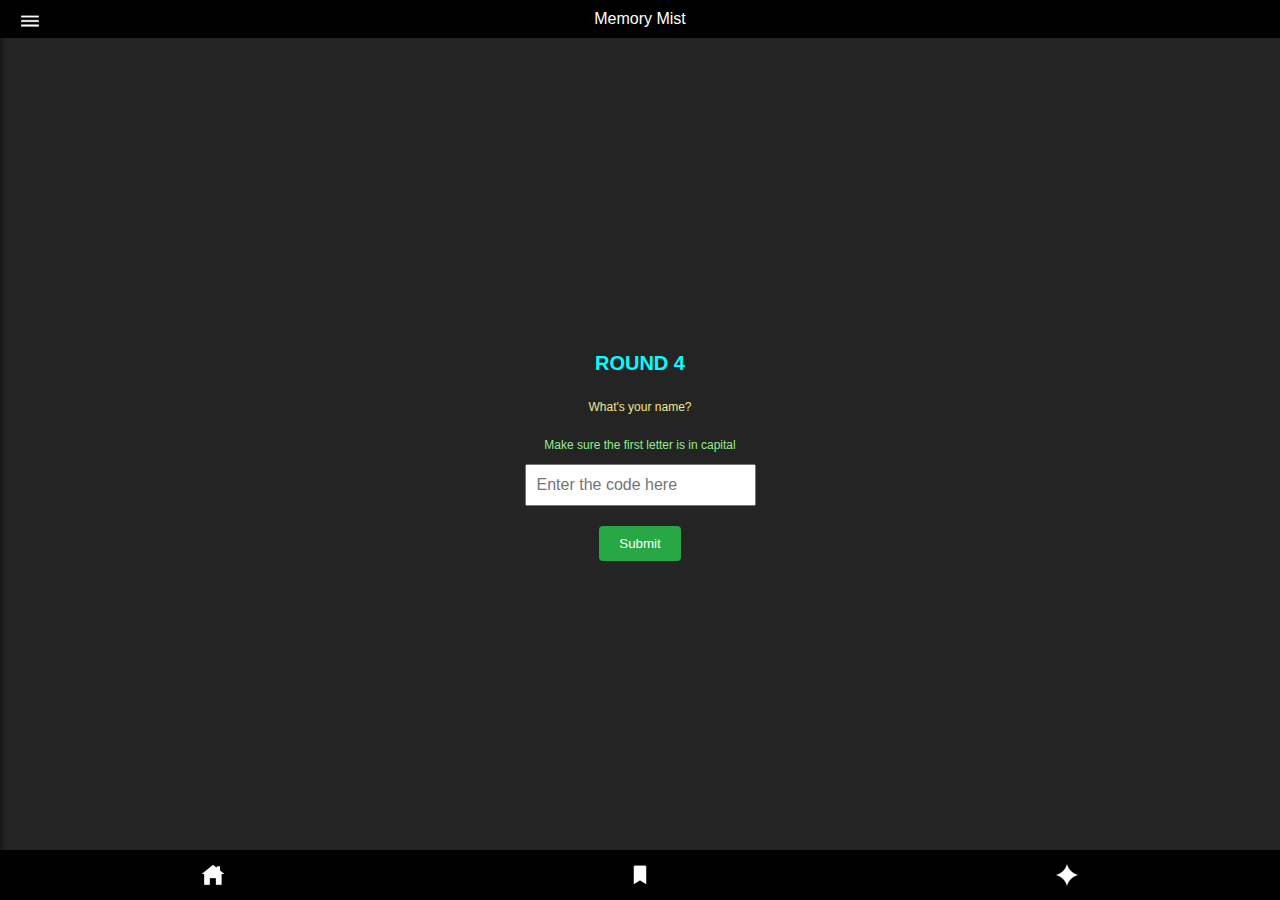
<file: MiniGames/mist/correct6.html>
<!DOCTYPE html>
<html lang="en">
<head>
    <meta charset="UTF-8">
    <meta name="viewport" content="width=device-width, initial-scale=1.0">
    <title>Memory Mist</title>
    <link rel="stylesheet" href="styles.css">
</head>
<body>
    <div class="navbar top">
        <span>Memory Mist</span>
    </div>

    <button class="top-left-button" onclick="toggleOverlay()">
        <img src="open-overlay-icon.png" alt="Open Overlay">
    </button>
        <!-- Your content goes here -->
    <script>
        function verifyCode() {
            const correctCode = "Jason";
            const inputCode = document.getElementById("codeInput").value;

            if (inputCode === correctCode) {
                window.location.href = "correct7.html";
            } else {
                window.location.href = "wrong.html";
            }
        }
function hintMemory() {
    alert("Go back to MemoryFinder3000 and check the human verification code")
}
    </script>
<body>
    <h1 style="color: cyan;">ROUND 4</h1>
    <p style="color: khaki; font-size: 18">What's your name?</p>
    <p style="font-size: 10; color: lightgreen;">Make sure the first letter is in capital</p>
    <input type="text" id="codeInput" placeholder="Enter the code here">
    <button onclick="verifyCode()">Submit</button>
    <!-- ends here -->
</div>
    <div class="navbar bottom">
        <img src="home-icon.png" alt="Home" onclick="location.href='index.html'">
        <img src="save-icon.png" alt="Save" onclick="copyLinkToClipboard()">
        <img src="hint-icon.png" alt="hint" onclick="hintMemory()"/>
    </div>
</script>
    <div id="overlay" class="overlay">
        <button class="close-button" onclick="toggleOverlay()">
            <img src="close-icon.png" alt="Close">
        </button>
        <ul>
            <li><a href="Intro.html">Human Verification puzzle</a></li>
            <li><a href="start.html">4 different paths</a></li>
            <li><a href="about.html">About us</a></li>
        </ul>
    </div>

    <script src="script.js"></script>
</body>
</html>
</file>
<file: styles.css>
/*Layout style*/


body {
    font-family: Arial, Sans-Serif;
    background-image: url('icons/background.png');
}

.music-player {
    position: fixed;
    display: flex;
    flex-direction: column;
    align-items: center;
    justify-content: center;
    z-index: 1;
    width: 100%;
    left: -10px;
}

.music-player button {
    background-color: white;
    color: black;
    border: none;
    width: 60px;
    height: 20px;
}

button:hover {
    background-color: #0056b3;
}

.popup {
    display: none;
    position: fixed;
    top: 38px;
    left: 0;
    border: 1px solid #888;
    background-color: #0E141F;
    z-index: 1000;
    width: 100%;
    height: 100%;
}

.popup-content {
    padding: 20px;
    color: white;
}

.close {
    height: 40px;
    width: 40px;
    position: fixed;
    top: 40px;
    left: 0px;
}

.navbar {
    background-color: black;
    width: 100%;
    color: white;
    position: absolute;
    top: 0;
    left: 0;
}

.navbar p {
    display: inline-block;
    font-size: 12px;
}

.navRight {
    position: fixed;
    right: 5px;
    top: 5px;
}

.battery {
    position: fixed;
    top: 0px;
    right: 5px;
    height: 40px;
    width: 40px;
}

.dock {
    position: fixed;
    bottom: 10px;
    width: 100%;
}

.docpic {
    height: 80px;
    width: 80px;
    align-items: center;
    display: inline-block;
}

.mid {
    display: flex;
    align-items: center;
    justify-content: center;
}

.wifi {
    position: fixed;
    top: 5px;
    right: 40px;
    height: 30px;
    width: 30px;
}

.docnav {
    border: 4px solid #485A6C;
    border-radius: 10px;
    background: rgba(255, 255, 255, 0.3);
    backdrop-filter: blur(10px);
    box-shadow: 0 5px 15px black;
}

.date {
    width: 100%;
    position: fixed;
    top: 60px;
    left: 0px;
}

.date h1 {
    display: flex;
    flex-direction: column;
    align-items: center;
    justify-content: center;
    font-family: Monospace;
    font-size: 40px;
    color: white;
}

.weather {
    width: 100%;
    position: fixed;
    top: 120px;
    left: 0px;
}

.weather p {
    display: flex;
    flex-direction: column;
    align-items: center;
    justify-content: center;
    font-family: Monospace;
    color: white;
}


                                    /*Phone style*/


.contacts {
    position: fixed;
    top: 100px;
    width: 100%;
    left: 0;
}

.contacts div {
    padding: 40px 0;
}

.contacts div p {
    color: white;
    font-size: 20px;;
}

.errorbottom {
    position: fixed;
    bottom: 0px;
    width: 100%;
    display: flex;
    flex-direction: column;
    align-items: center;
    justify-content: center;
}

.contactnames {
    position: fixed;
    left: 10;
}
.contacttimes {
    position: fixed;
    right: 0;
}

.contactinfo {
    display: none;
    position: fixed;
    bottom: 0px;
    border: 1px solid #888;
    background-color: #000;
    z-index: 1001;
    width: 100%;
    height: 300px;
    color: white;
}

.closecontact {
    position: fixed;
    left: 5px;
    bottom: 10px;
    height: 40px;
    widows: 40px;
}

.contactpic {
    height: 100px;
    width: 100px;
}

.contactPicHolder {
    width: 100%;
    display: flex;
    flex-direction: column;
    align-items: center;
    justify-content: center;
    position: fixed;
    bottom: 300px;
    left: 0;
}

.nameUnderPic {
    font-size: 30px;
    width: 100%;
    display: flex;
    flex-direction: column;
    align-items: center;
    justify-content: center;
    position: fixed;
    bottom: 260px;
}

.contactnumber {
    font-size: 10px;
    width: 100%;
    display: flex;
    flex-direction: column;
    align-items: center;
    justify-content: center;
    position: fixed;
    bottom: 240px;
}

.underNumber {
    width: 100%;
    position: fixed;
    bottom: 100px;
}

.underNumber p {
    width: 100%;
    display: flex;
    flex-direction: column;
    justify-content: center;
    align-items: center;
}

.callerror {
    display: none;
    position: fixed;
    top: 50%;
    left: 50%;
    transform: translate(-50%, -50%);
    background: rgba(255, 255, 255, 0.3);
    backdrop-filter: blur(10px);
    border-radius: 10px;
    z-index: 2000;
    border-radius: 10px;
    height: 65px;
    width: 300px;
}

.phonePopup {
    display: none;
    position: fixed;
    top: 38px;
    left: 0;
    border: 2px solid #0E141F;
    background-color: #0E141F;
    z-index: 1000;
    width: 100%;
    height: 100%;
}

.phone-content {
    padding: 20px;
    color: white;
}

.callerror img {
    height: 40px;
    width: 40px;
}

.callerror p {
    display: flex;
    flex-direction: column;
    align-items: center;
    justify-content: center;
}


                                  /*Message style*/


.message {
    display: none;
    position: fixed;
    top: 38px;
    left: 0;
    border: 1px solid #888;
    background-color: #201F24;
    z-index: 1000;
    width: 100%;
    height: 100%;
}

.message-content {
    display: flex;
    flex-direction: column;
    align-items: center;
    justify-content: center;
    height: 100%;
    padding: 20px;
    color: #fff;
}

.addConvo {
    position: fixed;
    bottom: 10px;
    right: 10px;
}

.addConvo img {
    height: 50px;
    width: 50px;
}
 
.exitMessage {
    position: fixed;
    top: 40px;
    left: 0px;
}

.exitMessage img {
    height: 40px;
    width: 40px;
}

.messageerror {
    display: none;
    position: fixed;
    top: 50%;
    left: 50%;
    transform: translate(-50%, -50%);
    background-color: #000;
    z-index: 2000;
    background: rgba(255, 255, 255, 0.3);
    backdrop-filter: blur(10px);
    border-radius: 10px;
    border-radius: 10px;
    width: 300px;
}

.messageerror img {
    height: 40px;
    width: 40px;
}

.messageerror p {
    display: flex;
    flex-direction: column;
    align-items: center;
    justify-content: center;
}


                           /* search app/browser */


.blurry-div {
    display: none;
    position: fixed;
    top: 37;
    left: 0;
    border: 1px solid #888;
    height: 100%;
    background: rgba(255, 255, 255, 0.3);
    backdrop-filter: blur(10px);
    border-radius: 10px;
    width: 100%;
    box-shadow: 0 4px 6px rgba(0, 0, 0, 0.1);
    z-index: 2000;
    text-align: center;
}

.blurback {
    height: 40px;
    width: 40px;
    float: left;
}

.blurText {
    font-size: 20px;
    color: #201F24;
    position: fixed;
    top: 70px;
    left: 70px;
}

.searchBar {
    position: fixed;
    top: 237px;
    display: flex;
    flex-direction: column;
    align-items: center;
    justify-content: center;
    width: 100%;
}

.searchBar input {
    width: 70%;
    height: 50px;
    border: 0;
    text-align: center;
    border-radius: 50px;
}

.webPages {
    display: none;
    background-color: black;
    color: white;
    height: 100%;
    width: 100%;
    position: fixed;
    top: -37px;
    left: -1px;
    z-index: 2000;
    overflow-y: auto;
}

.browserName {
    width: 100%;
    position: fixed;
    top: 50px;
    height: 100px;
}

.browserName p {
    display: inline-block;
    text-align: center;
    font-family: 'Font Name', serif;
    font-size: 70px;
}

#content-div {
    width: 350px;
    height: 750px;
}

.gameMiddle{
    width: 100%;
    display: flex;
    flex-direction: column;
    align-items: center;
    justify-content: center;
}


                             /* social app style */


.socialAppPage {
    display: none;
    width: 100%;
    position: fixed;
    top: 33px;
    left: 0;
    background-color: #141318;
    height: 100%;
    z-index: 1000;
    color: white;
}

.socialApp {
    color: black;
    font-style: italic;
    position: fixed;
    top: 33px;
    background-color: #201F24;
    width: 100%;
    right: 0px;
}

.socialApp .backSocial {
    float: right;
    height: 50px;
    width: 50px;
}

.socialApp .logoSocial {
    float: left;
    height: 50px;
    width: 50px;
}

.socialApp .logoName ul li {
    display: inline-block;
    font-size: 20px;
    margin-right: 5px;
    color: white;
    font-style: italic, bold;
    font-weight: 300;
}

.socialAppContent {
    position: fixed;
    top: 87px;
    left: 0px;
    overflow-y: auto;
    height: 93%;
    width: 100%;
}

.pfp1 {
    height: 30px;
    width: 30px;
}

.PostContent {
    width: 100%;
    display: flex;
    flex-direction: column;
    align-items: center;
    justify-content: center;
}

.pic1 {
    width: 240px;
    height: 320px;
    border: 2px solid black;
    border-radius: 10px;
}

.likeCommentShare {
    background-color: black;
    color: white;
}

.likeCommentShare p {
    display: inline-block;
    border: 4px solid #141318;
    border-radius: 5px;
    background-color: #141318;
    border-width: 10px;
    margin-right: 50px;
}

.socialErrorStyle {
    display: none;
    position: fixed;
    top: 50%;
    left: 50%;
    transform: translate(-50%, -50%);
    background: rgba(255, 255, 255, 0.3);
    backdrop-filter: blur(10px);
    border-radius: 10px;
    z-index: 2000;
    border-radius: 10px;
    height: 65px;
    width: 300px;
}

.socialErrorStyle img {
    height: 40px;
    width: 40px;
    position: fixed;
    top: 0;
    left: 0;
}

.socialErrorStyle p {
    text-align: center;
    width: 100%;
}

.pic2 {
    height: 320px;
    width: 320px;
}

.pic3 {
    height: 320px;
    width: 180px;
}

.socialErrorBottom {
    width: 100%;
    text-align: center;
    margin-bottom: 50px;
}


/*                                    extra apps*/


.cookie {
    position: fixed;
    bottom: 160px;
    left: 40px;
    font-size: 15px;
    text-align: center;
    color: white;
}

.cookie img {
    height: 70px;
    width: 70px;
}

.cookieStyle {
    display: none;
    color: white;
    height: 100%;
    width: 100%;
    position: fixed;
    background: rgba(255, 255, 255, 0.3);
    backdrop-filter: blur(10px);
    top: 0px;
    left: 0px;
    z-index: 2000;
    overflow-y: auto;
}

#cookie-game {
    width: 350px;
    height: 700px;
    position: fixed;
    bottom: 0px;
}

.cookie-middle {
    display: flex;
    flex-direction: column;
    align-items: center;
    justify-content: center;
}

.gameControlsBottom {
    position: fixed;
    top: 20px;
    width: 100%;
}

.gameControlsBottom nav {
    text-align: center;
}

.gameControlsBottom a {
    text-decoration: none;
    color: white;
    font-size: 25px;
    padding: 20px;
}


/* memory mist app */


.mistapp {
    position: fixed;
    bottom: 160px;
    left: 160px;
    font-size: 15px;
    text-align: center;
    color: white;
}

.mistapp img {
    height: 70px;
    width: 70px;
}

.mistStyle {
    display: none;
    color: white;
    height: 100%;
    width: 100%;
    position: fixed;
    background: rgba(255, 255, 255, 0.3);
    backdrop-filter: blur(10px);
    top: 0px;
    left: 0px;
    z-index: 2000;
    overflow-y: auto;
}

.mist-middle {
    display: flex;
    flex-direction: column;
    align-items: center;
    justify-content: center;
}

#mist-game {
    position: fixed;
    bottom: 0px;
    width: 405px;
    height: 720px;
}


/* mole game */

.moleapp {
    position: fixed;
    bottom: 160px;
    left: 280px;
    font-size: 15px;
    text-align: center;
    color: white;
}

.moleapp img {
    height: 70px;
    width: 70px;
}

.moleStyle {
    display: none;
    color: white;
    height: 100%;
    width: 100%;
    position: fixed;
    background: rgba(255, 255, 255, 0.3);
    backdrop-filter: blur(10px);
    top: 0px;
    left: 0px;
    z-index: 2000;
    overflow-y: auto;
}

.mole-middle {
    display: flex;
    flex-direction: column;
    align-items: center;
    justify-content: center;
}

#mole-game {
    position: fixed;
    bottom: 0px;
    width: 400px;
    height: 720px;
}
</file>
<file: MiniGames/cookie/styles.css>
body {
    text-align: center;
    font-family: Arial, sans-serif;
    background-size: cover;
}

.container {
    margin-top: 50px;
    background-color: rgba(255, 255, 255, 0.8);
    padding: 20px;
    border-radius: 10px;
}

#cookie-container {
    margin: 20px auto;
}

#cookie {
    width: 200px;
    cursor: pointer;
}

h1 {
    color: #343a40;
}

p {
    font-size: 24px;
    color: #343a40;
}
</file>
<file: MiniGames/mole/style.css>
@import url('https://fonts.googleapis.com/css2?family=Poppins:wght@500;600&display=swap');

* {
    font-family: 'Poppins', sans-serif;
}
body {
    background-color: rgb(255,228,196);
    display: flex;
    align-items: center;
    justify-content: center;
}
.title {
    display: flex;
    flex-direction: column;
    align-items: center;
    justify-content: center;
    margin: 20px;
}

h1 {
    font-size: 30px;
}

#timer {
    font-size: 15px;
    padding: 10px;
    color: rgb(0, 0, 0);
}

.blocks {
    background-color: rgb(222,184,135);
    display: grid;
    grid-template-columns: repeat(3, 100px);
    gap: 10px;
    border: 2px solid rgb(216, 216, 216);
    padding: 20px;
    border-radius: 10px;
}

.block {
    height: 80px;
    width: 80px;
    background: rgb(139,69,19);
    border: 5px solid rgb(30, 30, 30);
    cursor: pointer;
    border-radius: 100px;
}

.mole {
    background-size: 80px;
    background-image: url("./mole.png")
}
</file>
<file: MiniGames/mist/styles.css>
body {
    font-family: Arial, sans-serif;
    background-color: #242424;
    margin: 0;
    padding: 0;
    display: flex;
    flex-direction: column;
    justify-content: center;
    align-items: center;
    height: 100vh;
    color: white;
}

h1 {
    font-size: 20px;
}

h2 {
    font-size: 15px;
}

p {
    font-size: 12px;
}

.content {
    flex: 1;
    margin-top: 60px;
    margin-bottom: 60px;
    display: flex;
    justify-content: center;
    align-items: center;
}

.navbar {
    background-color: black;
    color: white;
    position: fixed;
    width: 100%;
    display: flex;
    justify-content: space-around;
    padding: 10px 0;
    z-index: 2;
}

.navbar.top {
    top: 0;
}

.navbar.bottom {
    bottom: 0;
}

.navbar img {
    width: 30px;
    height: 30px;
    cursor: pointer;
}

.top-left-button {
    position: fixed;
    top: -5px;
    left: -5px;
    z-index: 3;
    background-color: transparent;
    border: none;
    cursor: pointer;
}

.top-left-button img {
    width: 30px;
    height: 30px;
}

.overlay {
    position: fixed;
    top: 0;
    left: -250px;
    width: 250px;
    height: 100%;
    background-color: black;
    color: white;
    transition: left 0.5s;
    z-index: 4;
    display: flex;
    flex-direction: column;
    align-items: center;
    justify-content: center;
    box-shadow: 2px 0 5px rgba(0,0,0,0.5);
}

.overlay.active {
    left: 0;
}

.overlay .close-button {
    position: absolute;
    top: 20px;
    right: 20px;
    background-color: transparent;
    border: none;
    cursor: pointer;
}

.overlay .close-button img {
    width: 30px;
    height: 30px;
}

.overlay ul {
    list-style-type: disc;
    padding-left: 20px;
}

.overlay ul li {
    margin-bottom: 10px;
    color: white;
}

.overlay a {
    text-decoration: none;
    color: #333;
    font-size: 16px;
    color: white;
}

.overlay a:hover {
    text-decoration: underline;
}

.centre {
    display: flex;
    flex-direction: column;
    justify-content: center;
    align-items: center;
    color: white;
}
button {
    padding: 10px 20px;
    border: none;
    background-color: #28a745;
    color: white;
    border-radius: 4px;
    cursor: pointer;
}
input[type="text"] {
    padding: 10px;
    font-size: 1em;
    margin-bottom: 20px;
}
.typewriter {
    overflow: hidden;
    white-space: nowrap;
    border-right: .15em solid orange;
    animation: typing 3s steps(30, end), blink-caret .5s step-end infinite;
}

@keyframes typing {
    from { width: 0 }
    to { width: 100% }
  }

@keyframes blink-caret {
    from, to { border-color: transparent }
    50% { border-color: orange }
}

.button {
    display: none;
    margin-top: 20px;
    opacity: 0;
    transition: opacity 1s ease-in-out;
    background-color: #28a745;
    border-radius: 4px;
    cursor: pointer;
    padding: 10px 20px;
    border: none;
}

.dialogue {
    display: none;
    margin: 20px;
    opacity: 0;
    transition: opacity 1s ease-in-out;
}

audio {
    display: none;
}

#playButton {
    padding: 10px 20px;
    font-size: 16px;
    cursor: pointer;
    background-color: #007BFF;
    color: white;
    border: none;
    border-radius: 5px;
    display: inline-block;
}

.fade {
    display: none;
    margin: 20px;
    opacity: 0;
    transition: opacity 1s ease-in-out;
}

#delayedButton {
    display: none;
}

h1 {
    font-size: 25;
}
</file>
